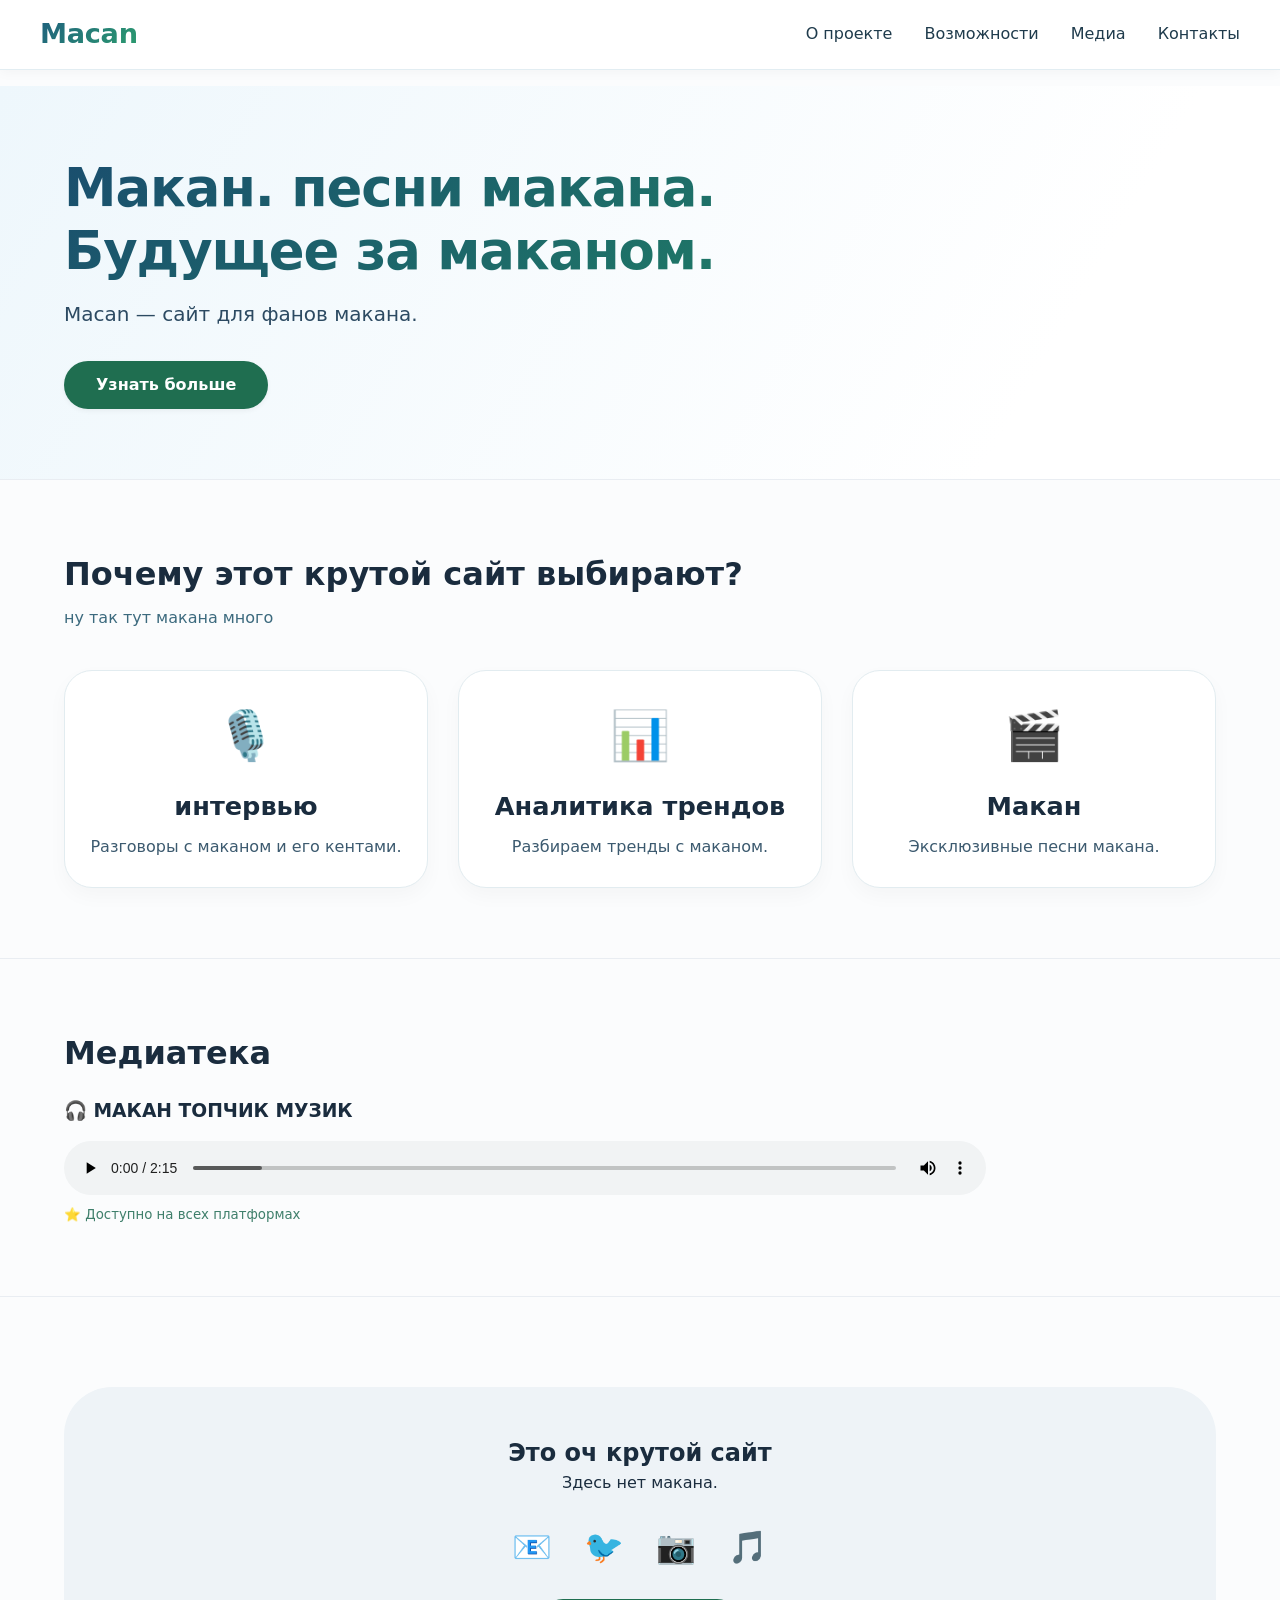
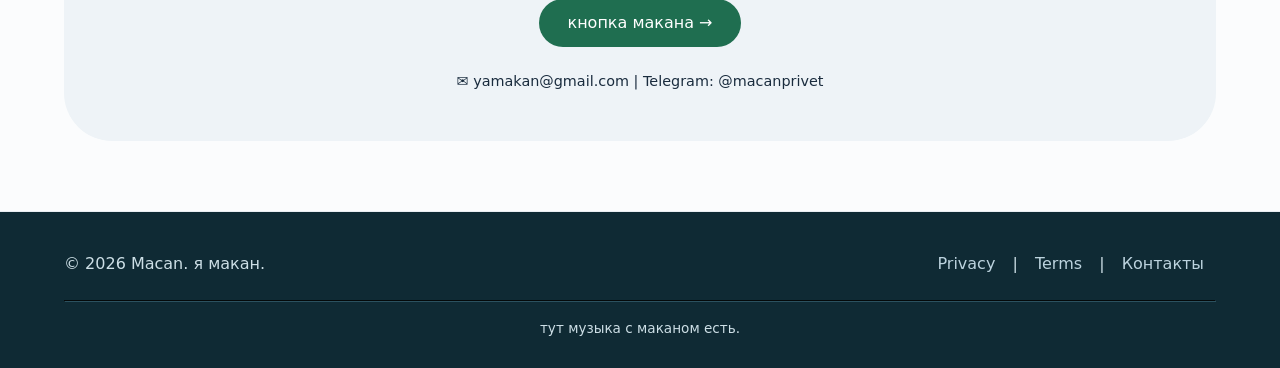
<file: asd/index.html>
<!DOCTYPE html>
<html lang="ru">
<head>
    <meta charset="UTF-8">
    <meta name="viewport" content="width=device-width, initial-scale=1.0, user-scalable=yes">
    <title>Macan</title>
    <style>
        * {
            margin: 0;
            padding: 0;
            box-sizing: border-box;
        }

        body {
            font-family: 'Inter', system-ui, -apple-system, 'Segoe UI', Roboto, 'Helvetica Neue', sans-serif;
            background-color: #fbfcfd;
            color: #1a2c3e;
            line-height: 1.5;
            scroll-behavior: smooth;
        }

        .container {
            max-width: 1200px;
            margin: 0 auto;
            padding: 0 24px;
        }

        header {
            position: fixed;
            top: 0;
            left: 0;
            width: 100%;
            background: rgba(255, 255, 255, 0.92);
            backdrop-filter: blur(12px);
            box-shadow: 0 2px 12px rgba(0, 0, 0, 0.04);
            z-index: 1000;
            border-bottom: 1px solid #e2edf2;
            transition: all 0.2s;
        }

        .header-flex {
            display: flex;
            align-items: center;
            justify-content: space-between;
            flex-wrap: wrap;
            padding: 14px 0;
        }

        .logo {
            font-size: 1.7rem;
            font-weight: 700;
            letter-spacing: -0.3px;
            background: linear-gradient(135deg, #1f5e7e, #2c9f6e);
            background-clip: text;
            -webkit-background-clip: text;
            color: transparent;
        }

        .logo span {
            font-weight: 300;
            color: #4b6f8c;
            background: none;
            background-clip: unset;
            -webkit-background-clip: unset;
        }

        nav ul {
            display: flex;
            gap: 2rem;
            list-style: none;
        }

        nav a {
            text-decoration: none;
            font-weight: 500;
            color: #1f3b4c;
            transition: all 0.25s ease;
            padding: 6px 0;
            border-bottom: 2px solid transparent;
        }

        nav a:hover {
            color: #2c9f6e;
            border-bottom-color: #2c9f6e;
            transform: translateY(-1px);
        }

        main {
            padding-top: 86px;
        }

        section {
            padding: 70px 0;
            border-bottom: 1px solid #e9edf2;
        }

        .hero {
            background: linear-gradient(120deg, #eef7fc 0%, #ffffff 80%);
        }

        h1 {
            font-size: 3.3rem;
            font-weight: 800;
            line-height: 1.2;
            letter-spacing: -0.02em;
            background: linear-gradient(145deg, #1a4e6e, #218f62);
            background-clip: text;
            -webkit-background-clip: text;
            color: transparent;
            margin-bottom: 1rem;
        }

        .hero p {
            font-size: 1.25rem;
            color: #2c4a62;
            max-width: 620px;
            margin-bottom: 2rem;
        }

        .btn {
            display: inline-block;
            background-color: #1f6e50;
            color: white;
            font-weight: 600;
            padding: 12px 32px;
            border-radius: 40px;
            text-decoration: none;
            transition: all 0.3s ease;
            box-shadow: 0 2px 5px rgba(0,0,0,0.05);
            border: none;
            cursor: pointer;
            font-size: 1rem;
        }

        .btn:hover {
            background-color: #0f543c;
            transform: scale(1.02);
            box-shadow: 0 8px 20px rgba(28, 110, 64, 0.25);
            cursor: pointer;
        }

        .cards-grid {
            display: grid;
            grid-template-columns: repeat(auto-fit, minmax(260px, 1fr));
            gap: 30px;
            margin-top: 40px;
        }

        .card {
            background: white;
            padding: 28px 20px;
            border-radius: 28px;
            box-shadow: 0 8px 20px rgba(0, 0, 0, 0.03);
            transition: all 0.25s ease;
            border: 1px solid #e2ecf0;
            text-align: center;
        }

        .card:hover {
            transform: translateY(-6px);
            box-shadow: 0 24px 36px -12px rgba(31, 94, 110, 0.2);
            background-color: #ffffff;
            border-color: #cbdde6;
        }

        .card h3 {
            margin: 16px 0 10px;
            font-size: 1.6rem;
            font-weight: 600;
        }

        .card p {
            color: #3c5a6f;
        }

        .emoji-big {
            font-size: 3rem;
        }

        .media-wrapper {
            display: flex;
            flex-wrap: wrap;
            gap: 40px;
            align-items: center;
            justify-content: space-between;
            margin-top: 20px;
        }

        .video-card {
            flex: 1;
            min-width: 260px;
            background: #00000008;
            border-radius: 32px;
            padding: 16px;
            background: #f5fafd;
        }

        video {
            width: 100%;
            border-radius: 24px;
            box-shadow: 0 8px 20px rgba(0,0,0,0.1);
        }

        .media-caption {
            flex: 0.8;
            min-width: 200px;
        }

        .contact-block {
            background: #eef3f7;
            border-radius: 48px;
            padding: 48px 36px;
            text-align: center;
            margin-top: 20px;
        }

        .contact-icons {
            display: flex;
            justify-content: center;
            gap: 32px;
            margin: 28px 0 20px;
        }

        .contact-icons a {
            font-size: 2rem;
            text-decoration: none;
            transition: transform 0.2s ease, filter 0.2s;
            display: inline-block;
            cursor: pointer;
        }

        .contact-icons a:hover {
            transform: scale(1.12);
            filter: drop-shadow(0 6px 8px rgba(0,0,0,0.1));
        }

        .contact-link {
            background: #1f6e50;
            color: white;
            padding: 12px 28px;
            border-radius: 40px;
            text-decoration: none;
            font-weight: 500;
            display: inline-block;
            transition: all 0.2s;
            margin-top: 8px;
        }

        .contact-link:hover {
            background: #0a4f38;
            transform: scale(1.02);
            box-shadow: 0 6px 14px rgba(0,0,0,0.1);
            cursor: pointer;
        }

        footer {
            background: #0f2a34;
            color: #cddfe6;
            padding: 40px 0 30px;
        }

        .footer-flex {
            display: flex;
            justify-content: space-between;
            align-items: center;
            flex-wrap: wrap;
            gap: 20px;
        }

        .footer-links a {
            color: #bcd3de;
            text-decoration: none;
            margin: 0 12px;
            transition: color 0.2s;
        }

        .footer-links a:hover {
            color: #71d6aa;
        }

        hr {
            margin: 24px 0 16px;
            border-color: #2b515f;
        }

        @media (max-width: 760px) {
            .header-flex {
                flex-direction: column;
                gap: 12px;
            }
            nav ul {
                gap: 1.2rem;
                flex-wrap: wrap;
                justify-content: center;
            }
            h1 {
                font-size: 2.2rem;
            }
            .media-wrapper {
                flex-direction: column;
            }
            .footer-flex {
                flex-direction: column;
                text-align: center;
            }
        }
    </style>
</head>
<body>

<header>
    <div class="container header-flex">
        <div class="logo">Macan</div>
        <nav>
            <ul>
                <li><a href="#about">О проекте</a></li>
                <li><a href="#features">Возможности</a></li>
                <li><a href="#media">Медиа</a></li>
                <li><a href="#contact">Контакты</a></li>
            </ul>
        </nav>
    </div>
</header>

<main>
    <section class="hero" id="about">
        <div class="container">
            <h1>Макан. песни макана.<br>Будущее за маканом.</h1>
            <p>Macan — сайт для фанов макана.</p>
            <a href="#media" class="btn">Узнать больше</a>
        </div>
    </section>
    <section id="features">
        <div class="container">
            <h2 style="font-size: 2rem; margin-bottom: 0.5rem;">Почему этот крутой сайт выбирают?</h2>
            <p style="color: #3c6a7e; margin-bottom: 1rem;">ну так тут макана много</p>
            <div class="cards-grid">
                <div class="card">
                    <div class="emoji-big">🎙️</div>
                    <h3>интервью</h3>
                    <p>Разговоры с маканом и его кентами.</p>
                </div>
                <div class="card">
                    <div class="emoji-big">📊</div>
                    <h3>Аналитика трендов</h3>
                    <p>Разбираем тренды с маканом.</p>
                </div>
                <div class="card">
                    <div class="emoji-big">🎬</div>
                    <h3>Макан</h3>
                    <p>Эксклюзивные песни макана.</p>
                </div>
            </div>
        </div>
    </section>
    <section id="media">
        <div class="container">
            <h2 style="font-size: 2rem; margin-bottom: 1rem;">Медиатека</h2>
            <div class="media-wrapper">
                <div class="media-caption">
                    <h3>🎧 МАКАН ТОПЧИК МУЗИК</h3>
                    <p></p>
                    <audio controls style="width: 100%; margin-top: 16px;">
                        <source src="Macan_-_ASPHALT_8_76179358.mp3" type="audio/mpeg">
                        Ваш браузер не поддерживает аудио.
                    </audio>
                    <small style="color: #3f7f6b;">⭐ Доступно на всех платформах</small>
                </div>
            </div>
        </div>
    </section>
    <section id="contact">
        <div class="container">
            <div class="contact-block">
                <h2>Это оч крутой сайт</h2>
                <p>Здесь нет макана.</p>
                <div class="contact-icons">
                    <a href="#" style="cursor: pointer;">📧</a>
                    <a href="#" style="cursor: pointer;">🐦</a>
                    <a href="#" style="cursor: pointer;">📷</a>
                    <a href="#" style="cursor: pointer;">🎵</a>
                </div>
                <a href="#" class="contact-link">кнопка макана →</a>
                <p style="margin-top: 24px; font-size: 0.9rem;">✉️ yamakan@gmail.com | Telegram: @macanprivet</p>
            </div>
        </div>
    </section>
</main>

<footer>
    <div class="container">
        <div class="footer-flex">
            <div>© 2026 Macan. я макан.</div>
            <div class="footer-links">
                <a href="#">Privacy</a> |
                <a href="#">Terms</a> |
                <a href="#">Контакты</a>
            </div>
        </div>
        <hr>
        <div style="font-size: 0.85rem; text-align: center;">тут музыка с маканом есть.</div>
    </div>
</footer>

</body>
</html>
</file>
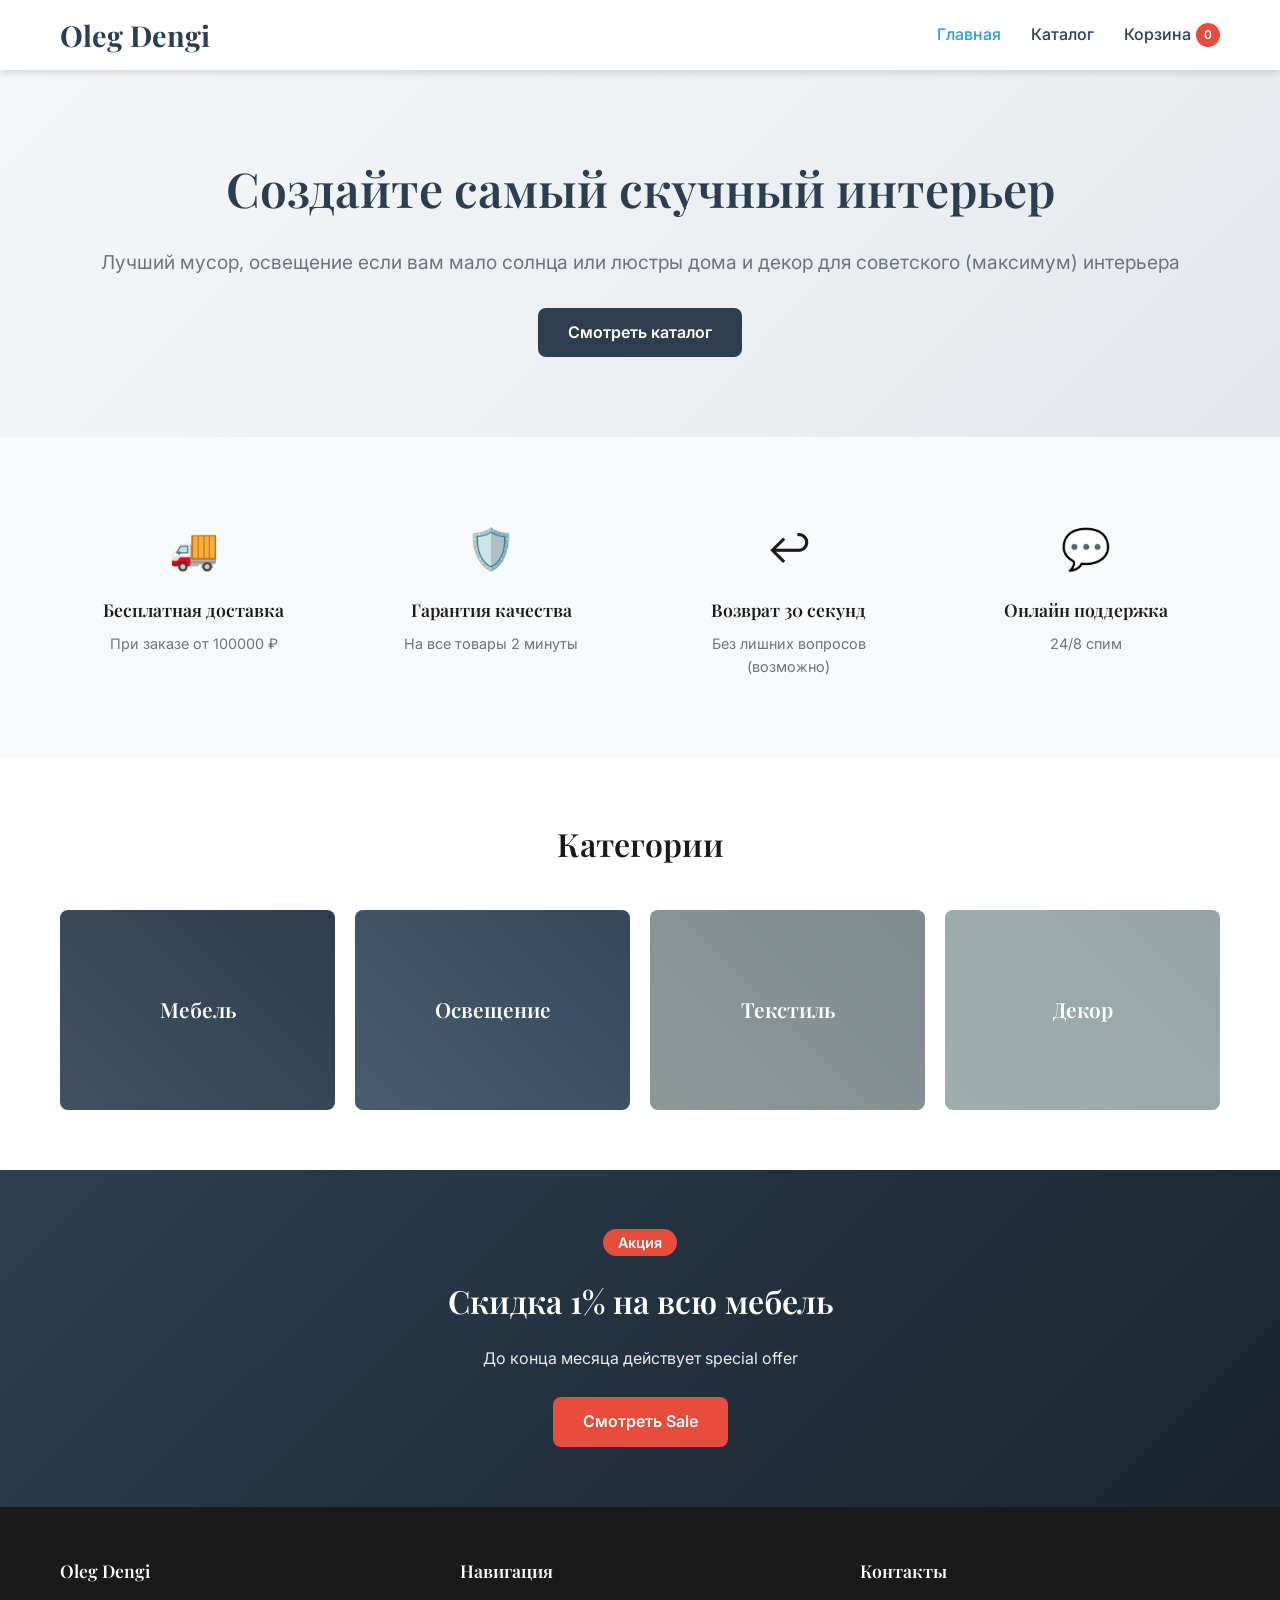
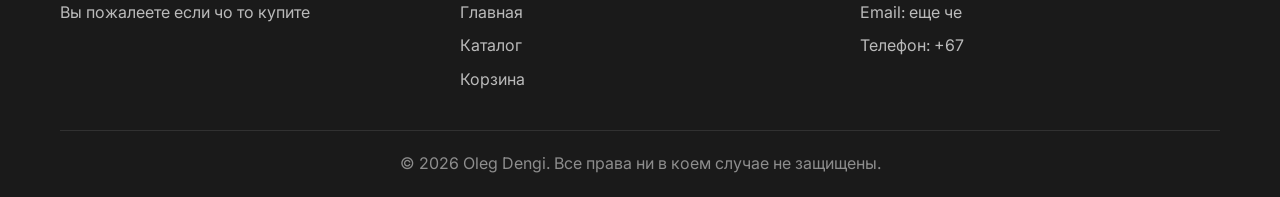
<file: еще дз/index.html>
<!DOCTYPE html>
<html lang="ru">
<head>
    <meta charset="UTF-8">
    <meta name="viewport" content="width=device-width, initial-scale=1.0">
    <title>Oleg Dengi - Главная</title>
    <link rel="stylesheet" href="css/style.css">
    <link rel="preconnect" href="https://fonts.googleapis.com">
    <link rel="preconnect" href="https://fonts.gstatic.com" crossorigin>
    <link href="https://fonts.googleapis.com/css2?family=Playfair+Display:wght@400;600;700&family=Inter:wght@300;400;500;600&display=swap" rel="stylesheet">
</head>
<body>
    <header class="header">
        <div class="container">
            <a href="index.html" class="logo">Oleg Dengi</a>
            <nav class="nav" id="nav">
                <a href="index.html" class="nav-link active">Главная</a>
                <a href="catalog.html" class="nav-link">Каталог</a>
                <a href="cart.html" class="nav-link cart-link">
                    Корзина <span id="cart-count" class="cart-count">0</span>
                </a>
            </nav>
            <button class="menu-toggle" id="menu-toggle">☰</button>
        </div>
    </header>

    <main class="hero">
        <div class="container">
            <h1>Создайте самый скучный интерьер</h1>
            <p>Лучший мусор, освещение если вам мало солнца или люстры дома и декор для советского (максимум) интерьера</p>
            <a href="catalog.html" class="btn btn-primary">Смотреть каталог</a>
        </div>
    </main>

    <section class="features">
        <div class="container">
            <div class="features-grid">
                <div class="feature">
                    <div class="feature-icon">🚚</div>
                    <h3>Бесплатная доставка</h3>
                    <p>При заказе от 100000 ₽</p>
                </div>
                <div class="feature">
                    <div class="feature-icon">🛡️</div>
                    <h3>Гарантия качества</h3>
                    <p>На все товары 2 минуты</p>
                </div>
                <div class="feature">
                    <div class="feature-icon">↩️</div>
                    <h3>Возврат 30 секунд</h3>
                    <p>Без лишних вопросов (возможно)</p>
                </div>
                <div class="feature">
                    <div class="feature-icon">💬</div>
                    <h3>Онлайн поддержка</h3>
                    <p>24/8 спим</p>
                </div>
            </div>
        </div>
    </section>

    <section class="categories">
        <div class="container">
            <h2 class="section-title">Категории</h2>
            <div class="categories-grid">
                <a href="catalog.html?category=furniture" class="category-card">
                    <span class="category-name">Мебель</span>
                </a>
                <a href="catalog.html?category=lighting" class="category-card">
                    <span class="category-name">Освещение</span>
                </a>
                <a href="catalog.html?category=textiles" class="category-card">
                    <span class="category-name">Текстиль</span>
                </a>
                <a href="catalog.html?category=decor" class="category-card">
                    <span class="category-name">Декор</span>
                </a>
            </div>
        </div>
    </section>

    <section class="promo">
        <div class="container">
            <div class="promo-content">
                <span class="promo-badge">Акция</span>
                <h2>Скидка 1% на всю мебель</h2>
                <p>До конца месяца действует special offer</p>
                <a href="catalog.html?sale=true" class="btn btn-secondary">Смотреть Sale</a>
            </div>
        </div>
    </section>

    <footer class="footer">
        <div class="container">
            <div class="footer-content">
                <div class="footer-section">
                    <h4>Oleg Dengi</h4>
                    <p>Вы пожалеете если чо то купите</p>
                </div>
                <div class="footer-section">
                    <h4>Навигация</h4>
                    <a href="index.html">Главная</a>
                    <a href="catalog.html">Каталог</a>
                    <a href="cart.html">Корзина</a>
                </div>
                <div class="footer-section">
                    <h4>Контакты</h4>
                    <p>Email: еще че</p>
                    <p>Телефон: +67</p>
                </div>
            </div>
            <div class="footer-bottom">
                <p>&copy; 2026 Oleg Dengi. Все права ни в коем случае не защищены.</p>
            </div>
        </div>
    </footer>

    <script src="js/main.js"></script>
</body>
</html>
</file>
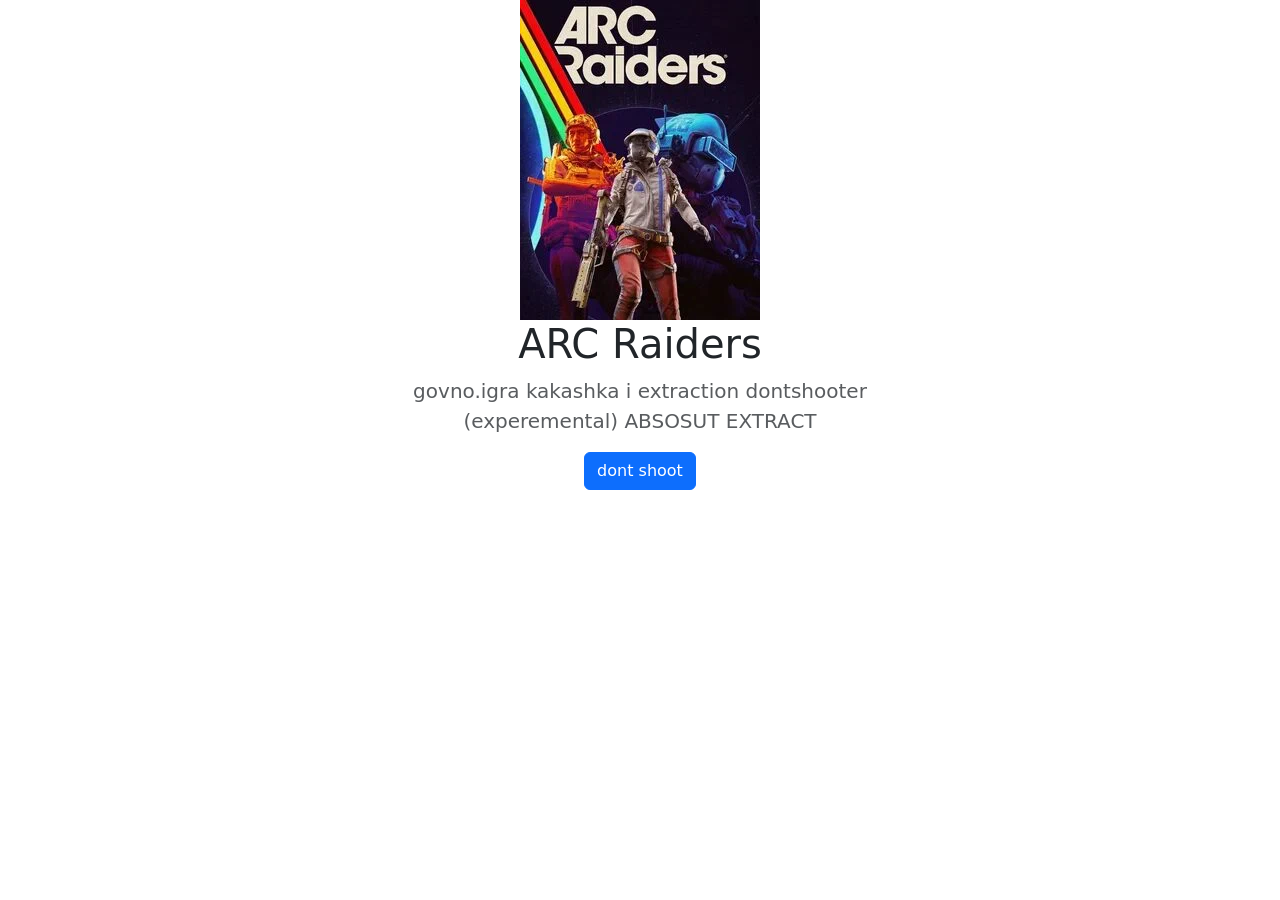
<file: Новая папка/index.html>
<!DOCTYPE html>
<head>
    <meta charset="UTF-8" />
    <meta name="viewport" content="width=device-width, initial-scale=1.0">
    <title>oleg</title>
    <link href="https://cdn.jsdelivr.net/npm/bootstrap@5.3.0/dist/css/bootstrap.min.css" rel="stylesheet" integrity="sha384-9ndCyUaIbzAi2FUVXJi0CjmCapSmO7SnpJef0486qhLnuZ2cdeRhO02iuK6FUUVM" crossorigin="anonymous">
</head>
<body>
    <div class="container text-center">
      <div class="row">
        <div class="col-lg-6 col-md-8 mx-auto">
          <img src="img.jpg" alt="lkhnjnn" />
          <h1 class="fw-light">ARC Raiders</h1>
          <p class="lead text-muted">
            govno.igra kakashka i extraction dontshooter 
            (experemental) ABSOSUT EXTRACT
          </p>
          <a href="https://службапоконтракту.рф/" target="_blank" class="btn btn-primary">
            dont shoot 
          </a>
          </div>
        </div>
    </div>
        </div>
</body>
</html>
</file>
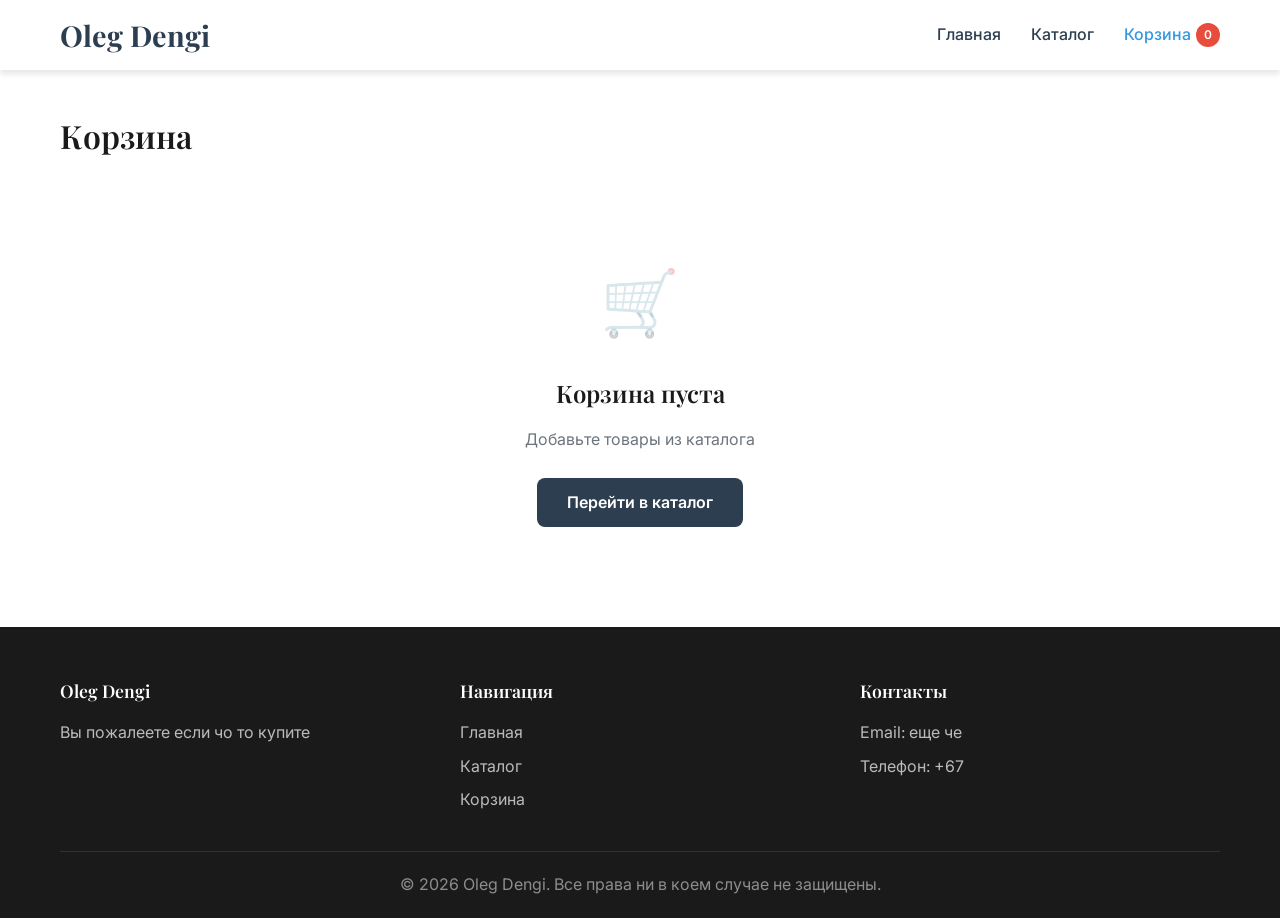
<file: еще дз/cart.html>
<!DOCTYPE html>
<html lang="ru">
<head>
    <meta charset="UTF-8">
    <meta name="viewport" content="width=device-width, initial-scale=1.0">
    <title>Oleg Dengi - Корзина</title>
    <link rel="stylesheet" href="css/style.css">
    <link rel="preconnect" href="https://fonts.googleapis.com">
    <link rel="preconnect" href="https://fonts.gstatic.com" crossorigin>
    <link href="https://fonts.googleapis.com/css2?family=Playfair+Display:wght@400;600;700&family=Inter:wght@300;400;500;600&display=swap" rel="stylesheet">
</head>
<body>
    <header class="header">
        <div class="container">
            <a href="index.html" class="logo">Oleg Dengi</a>
            <nav class="nav" id="nav">
                <a href="index.html" class="nav-link">Главная</a>
                <a href="catalog.html" class="nav-link">Каталог</a>
                <a href="cart.html" class="nav-link active cart-link">
                    Корзина <span id="cart-count" class="cart-count">0</span>
                </a>
            </nav>
            <button class="menu-toggle" id="menu-toggle">☰</button>
        </div>
    </header>

    <main class="cart-page">
        <div class="container">
            <h1>Корзина</h1>
            
            <div id="cart-content">
            </div>
        </div>
    </main>

    <footer class="footer">
        <div class="container">
            <div class="footer-content">
                <div class="footer-section">
                    <h4>Oleg Dengi</h4>
                    <p>Вы пожалеете если чо то купите</p>
                </div>
                <div class="footer-section">
                    <h4>Навигация</h4>
                    <a href="index.html">Главная</a>
                    <a href="catalog.html">Каталог</a>
                    <a href="cart.html">Корзина</a>
                </div>
                <div class="footer-section">
                    <h4>Контакты</h4>
                    <p>Email: еще че</p>
                    <p>Телефон: +67</p>
                </div>
            </div>
            <div class="footer-bottom">
                <p>&copy; 2026 Oleg Dengi. Все права ни в коем случае не защищены.</p>
            </div>
        </div>
    </footer>

    <script src="js/main.js"></script>
    <script src="js/cart.js"></script>
</body>
</html>
</file>
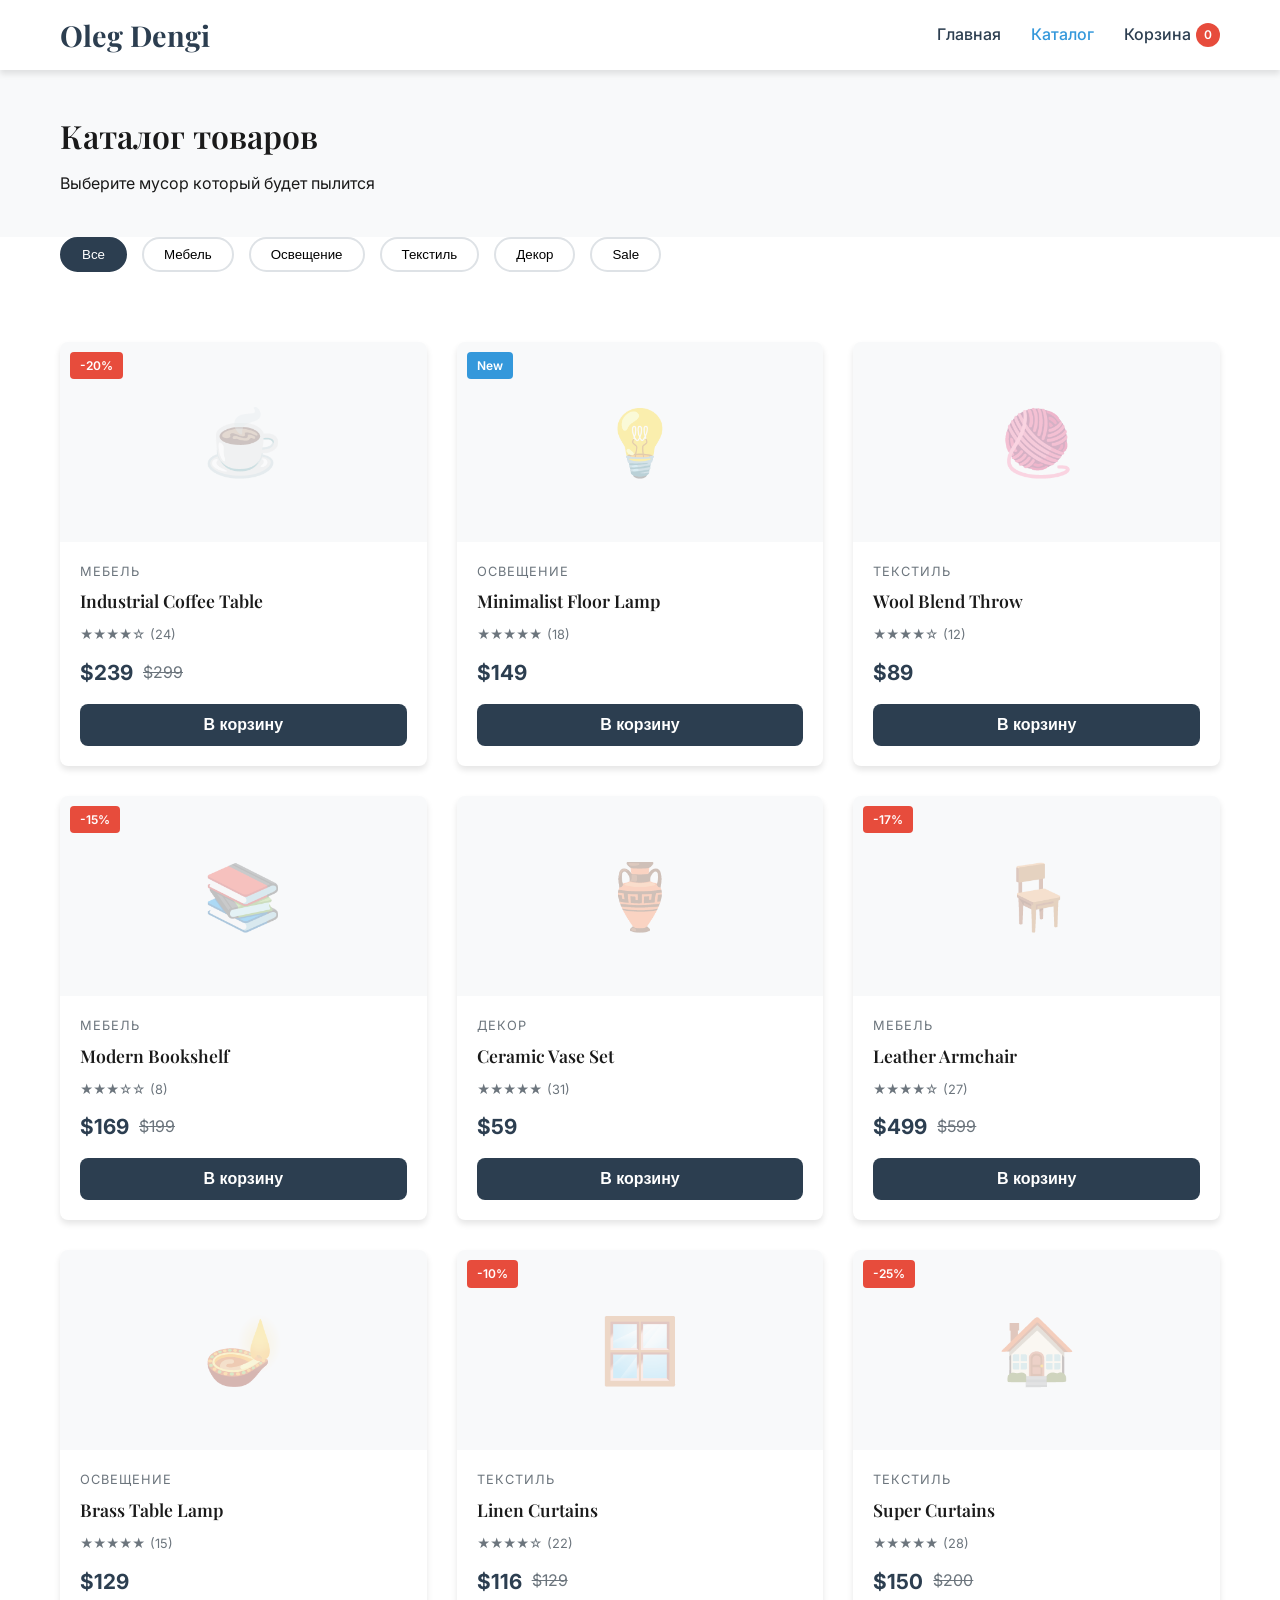
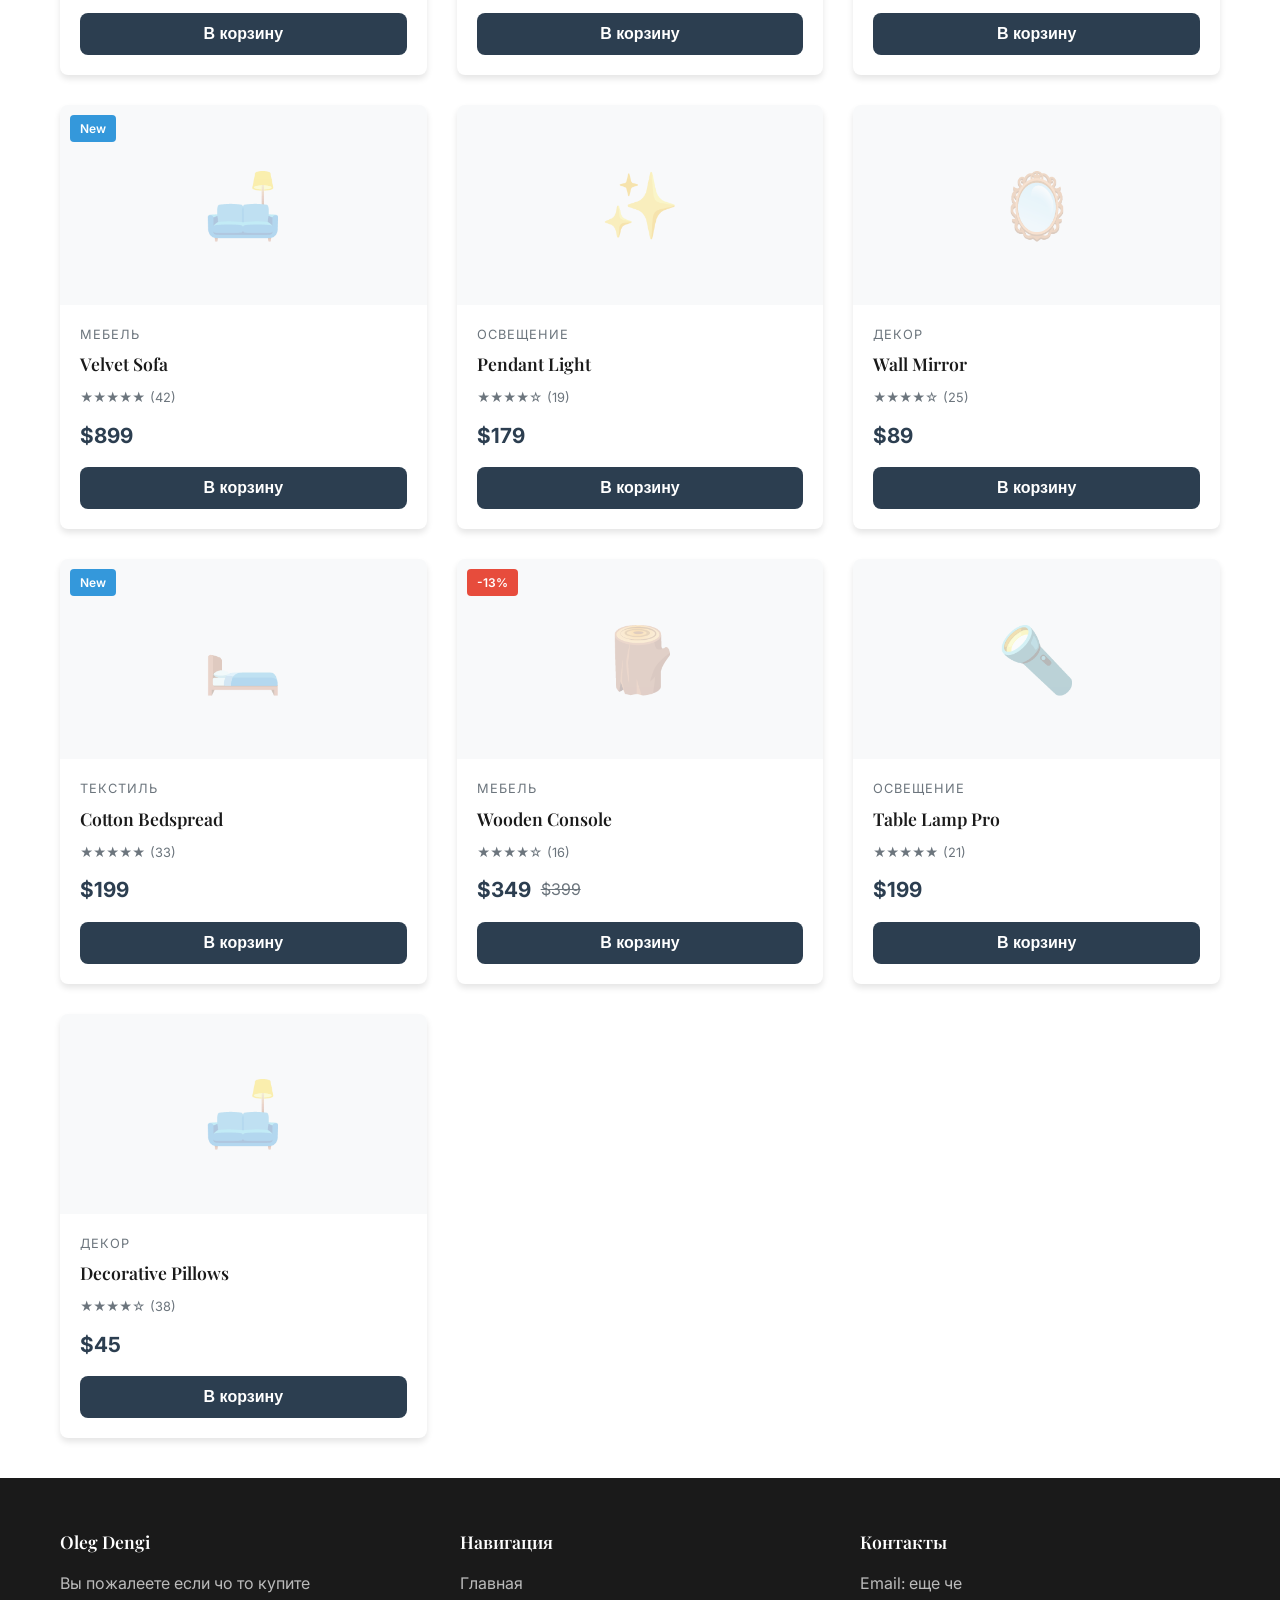
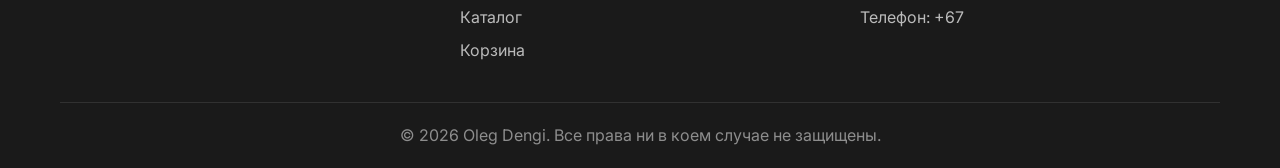
<file: еще дз/catalog.html>
<!DOCTYPE html>
<html lang="ru">
<head>
    <meta charset="UTF-8">
    <meta name="viewport" content="width=device-width, initial-scale=1.0">
    <title>Oleg Dengi - Каталог</title>
    <link rel="stylesheet" href="css/style.css">
    <link rel="preconnect" href="https://fonts.googleapis.com">
    <link rel="preconnect" href="https://fonts.gstatic.com" crossorigin>
    <link href="https://fonts.googleapis.com/css2?family=Playfair+Display:wght@400;600;700&family=Inter:wght@300;400;500;600&display=swap" rel="stylesheet">
</head>
<body>
    <header class="header">
        <div class="container">
            <a href="index.html" class="logo">Oleg Dengi</a>
            <nav class="nav" id="nav">
                <a href="index.html" class="nav-link">Главная</a>
                <a href="catalog.html" class="nav-link active">Каталог</a>
                <a href="cart.html" class="nav-link cart-link">
                    Корзина <span id="cart-count" class="cart-count">0</span>
                </a>
            </nav>
            <button class="menu-toggle" id="menu-toggle">☰</button>
        </div>
    </header>

    <section class="catalog-header">
        <div class="container">
            <h1>Каталог товаров</h1>
            <p>Выберите мусор который будет пылится</p>
        </div>
    </section>

    <section class="catalog">
        <div class="container">
            <div class="filter-bar" id="filter-bar">
                <button class="filter-btn active" data-filter="all">Все</button>
                <button class="filter-btn" data-filter="furniture">Мебель</button>
                <button class="filter-btn" data-filter="lighting">Освещение</button>
                <button class="filter-btn" data-filter="textiles">Текстиль</button>
                <button class="filter-btn" data-filter="decor">Декор</button>
                <button class="filter-btn" data-filter="sale">Sale</button>
            </div>

            <div class="products-grid" id="products-grid">
            </div>
        </div>
    </section>

    <footer class="footer">
        <div class="container">
            <div class="footer-content">
                <div class="footer-section">
                    <h4>Oleg Dengi</h4>
                    <p>Вы пожалеете если чо то купите</p>
                </div>
                <div class="footer-section">
                    <h4>Навигация</h4>
                    <a href="index.html">Главная</a>
                    <a href="catalog.html">Каталог</a>
                    <a href="cart.html">Корзина</a>
                </div>
                <div class="footer-section">
                    <h4>Контакты</h4>
                    <p>Email: еще че</p>
                    <p>Телефон: +67</p>
                </div>
            </div>
            <div class="footer-bottom">
                <p>&copy; 2026 Oleg Dengi. Все права ни в коем случае не защищены.</p>
            </div>
        </div>
    </footer>

    <script src="js/main.js"></script>
    <script src="js/catalog.js"></script>
</body>
</html>
</file>
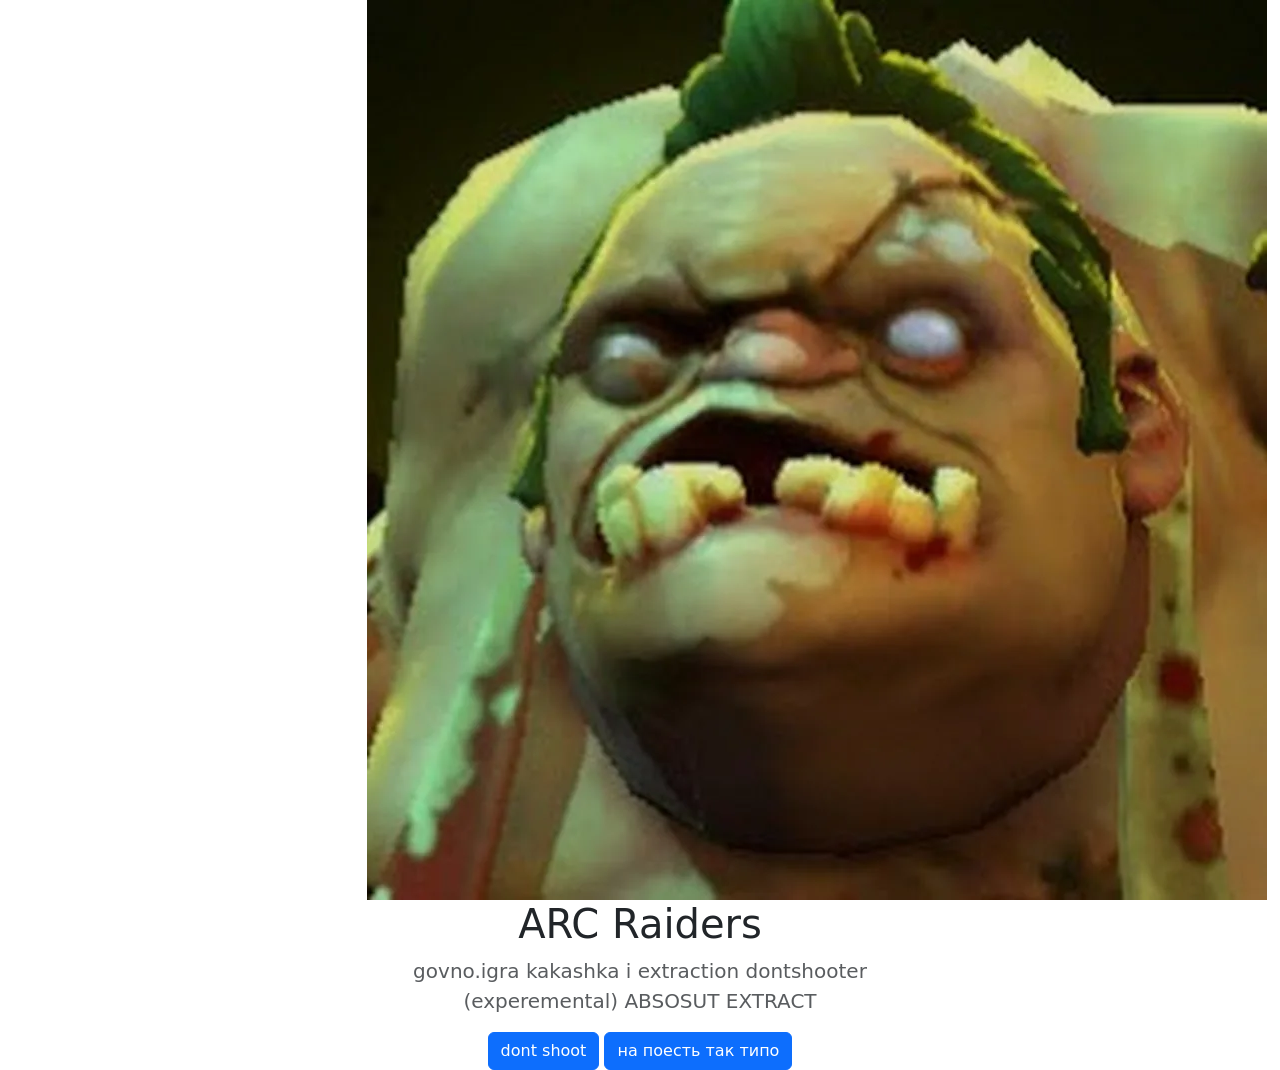
<file: хэтэмэлэ/kakashnya.html>
<!DOCTYPE html>
<head>
    <meta charset="UTF-8" />
    <meta name="viewport" content="width=device-width, initial-scale=1.0">
    <title>oleg</title>
    <link href="https://cdn.jsdelivr.net/npm/bootstrap@5.3.0/dist/css/bootstrap.min.css" rel="stylesheet" integrity="sha384-9ndCyUaIbzAi2FUVXJi0CjmCapSmO7SnpJef0486qhLnuZ2cdeRhO02iuK6FUUVM" crossorigin="anonymous">
</head>
<style>
    .rounded.img {
        width: 60%;
        border-radius: 20%;
        box-shadow: 0 0 10px rgba(26, 9, 9, 0.5);
        padding: 1em;
        margin-bottom: 1em;
    }
</style>
<body>
    <div class="container text-center">
      <div class="row">
        <div class="col-lg-6 col-md-8 mx-auto">
          <img class="rounded.img" src="img.jpg" alt="lkhnjnn" />
          <h1 class="fw-light">ARC Raiders</h1>
          <p class="lead text-muted">
            govno.igra kakashka i extraction dontshooter 
            (experemental) ABSOSUT EXTRACT
          </p>
          <a href="https://службапоконтракту.рф/" target="_blank" class="btn btn-primary">
            dont shoot 
          </a>
          <a href="https://github.com/Fedor-gg/html/blob/main/Новая%20папка/index.html" target="_blank" class="btn btn-primary">
            на поесть так типо
          </a>
          </div>
        </div>
    </div>
        </div>
</body>
</html>
</file>
<file: еще дз/css/style.css>
/* ========================================
   Urban Decor - Стили интернет-магазина
   ======================================== */

/* Переменные */
:root {
    --primary: #2c3e50;
    --secondary: #e74c3c;
    --accent: #3498db;
    --light: #f8f9fa;
    --dark: #1a1a1a;
    --gray: #6c757d;
    --border: #dee2e6;
    --shadow: 0 4px 6px rgba(0, 0, 0, 0.1);
    --radius: 8px;
    --transition: all 0.3s ease;
}

/* Сброс стилей */
* {
    margin: 0;
    padding: 0;
    box-sizing: border-box;
}

body {
    font-family: 'Inter', sans-serif;
    line-height: 1.6;
    color: var(--dark);
    background: #fff;
}

h1, h2, h3, h4 {
    font-family: 'Playfair Display', serif;
    font-weight: 600;
}

a {
    text-decoration: none;
    color: inherit;
}

.container {
    max-width: 1200px;
    margin: 0 auto;
    padding: 0 20px;
}

/* ========================================
   Header
   ======================================== */
.header {
    background: #fff;
    box-shadow: var(--shadow);
    position: sticky;
    top: 0;
    z-index: 100;
}

.header .container {
    display: flex;
    justify-content: space-between;
    align-items: center;
    height: 70px;
}

.logo {
    font-family: 'Playfair Display', serif;
    font-size: 1.8rem;
    font-weight: 700;
    color: var(--primary);
}

.nav {
    display: flex;
    gap: 30px;
}

.nav-link {
    font-weight: 500;
    color: var(--primary);
    transition: var(--transition);
    position: relative;
}

.nav-link:hover,
.nav-link.active {
    color: var(--accent);
}

.cart-link {
    display: flex;
    align-items: center;
    gap: 5px;
}

.cart-count {
    background: var(--secondary);
    color: #fff;
    font-size: 0.75rem;
    padding: 2px 8px;
    border-radius: 20px;
    font-weight: 600;
}

.menu-toggle {
    display: none;
    background: none;
    border: none;
    font-size: 1.5rem;
    cursor: pointer;
}

/* ========================================
   Hero
   ======================================== */
.hero {
    background: linear-gradient(135deg, #f5f7fa 0%, #e4e8ec 100%);
    padding: 80px 0;
    text-align: center;
}

.hero h1 {
    font-size: 3rem;
    margin-bottom: 20px;
    color: var(--primary);
}

.hero p {
    font-size: 1.2rem;
    color: var(--gray);
    margin-bottom: 30px;
}

/* Кнопки */
.btn {
    display: inline-block;
    padding: 12px 30px;
    border-radius: var(--radius);
    font-weight: 600;
    font-size: 1rem;
    cursor: pointer;
    transition: var(--transition);
    border: none;
}

.btn-primary {
    background: var(--primary);
    color: #fff;
}

.btn-primary:hover {
    background: #1a252f;
    transform: translateY(-2px);
}

.btn-secondary {
    background: var(--secondary);
    color: #fff;
}

.btn-secondary:hover {
    background: #c0392b;
    transform: translateY(-2px);
}

.btn-outline {
    background: transparent;
    border: 2px solid var(--primary);
    color: var(--primary);
}

.btn-outline:hover {
    background: var(--primary);
    color: #fff;
}

.btn-small {
    padding: 8px 16px;
    font-size: 0.9rem;
}

.btn:disabled {
    opacity: 0.5;
    cursor: not-allowed;
}

/* ========================================
   Features
   ======================================== */
.features {
    padding: 60px 0;
    background: var(--light);
}

.features-grid {
    display: grid;
    grid-template-columns: repeat(4, 1fr);
    gap: 30px;
}

.feature {
    text-align: center;
    padding: 20px;
}

.feature-icon {
    font-size: 2.5rem;
    margin-bottom: 15px;
}

.feature h3 {
    font-size: 1.1rem;
    margin-bottom: 8px;
}

.feature p {
    color: var(--gray);
    font-size: 0.9rem;
}

/* ========================================
   Categories
   ======================================== */
.categories {
    padding: 60px 0;
}

.section-title {
    text-align: center;
    font-size: 2rem;
    margin-bottom: 40px;
}

.categories-grid {
    display: grid;
    grid-template-columns: repeat(4, 1fr);
    gap: 20px;
}

.category-card {
    height: 200px;
    background: var(--primary);
    border-radius: var(--radius);
    display: flex;
    align-items: center;
    justify-content: center;
    transition: var(--transition);
    position: relative;
    overflow: hidden;
}

.category-card::before {
    content: '';
    position: absolute;
    inset: 0;
    background: linear-gradient(45deg, rgba(255,255,255,0.1) 0%, transparent 100%);
}

.category-card:nth-child(2) { background: #34495e; }
.category-card:nth-child(3) { background: #7f8c8d; }
.category-card:nth-child(4) { background: #95a5a6; }

.category-card:hover {
    transform: scale(1.03);
}

.category-name {
    color: #fff;
    font-size: 1.3rem;
    font-weight: 600;
    font-family: 'Playfair Display', serif;
}

/* ========================================
   Promo
   ======================================== */
.promo {
    padding: 60px 0;
    background: linear-gradient(135deg, var(--primary) 0%, #1a252f 100%);
}

.promo-content {
    text-align: center;
    color: #fff;
}

.promo-badge {
    background: var(--secondary);
    padding: 5px 15px;
    border-radius: 20px;
    font-size: 0.9rem;
    font-weight: 600;
}

.promo h2 {
    font-size: 2rem;
    margin: 20px 0;
}

.promo p {
    opacity: 0.9;
    margin-bottom: 25px;
}

/* ========================================
   Footer
   ======================================== */
.footer {
    background: var(--dark);
    color: #fff;
    padding: 50px 0 20px;
}

.footer-content {
    display: grid;
    grid-template-columns: repeat(3, 1fr);
    gap: 40px;
    margin-bottom: 30px;
}

.footer-section h4 {
    font-size: 1.1rem;
    margin-bottom: 15px;
}

.footer-section a {
    display: block;
    color: rgba(255,255,255,0.7);
    margin-bottom: 8px;
    transition: var(--transition);
}

.footer-section a:hover {
    color: #fff;
}

.footer-section p {
    color: rgba(255,255,255,0.7);
    margin-bottom: 8px;
}

.footer-bottom {
    text-align: center;
    padding-top: 20px;
    border-top: 1px solid rgba(255,255,255,0.1);
    color: rgba(255,255,255,0.5);
}

/* ========================================
   Каталог
   ======================================== */
.catalog-header {
    padding: 40px 0;
    background: var(--light);
}

.catalog-header h1 {
    font-size: 2rem;
    margin-bottom: 10px;
}

.filter-bar {
    display: flex;
    gap: 15px;
    flex-wrap: wrap;
    margin-bottom: 30px;
}

.filter-btn {
    padding: 8px 20px;
    border: 2px solid var(--border);
    background: #fff;
    border-radius: 25px;
    cursor: pointer;
    transition: var(--transition);
    font-weight: 500;
}

.filter-btn:hover,
.filter-btn.active {
    border-color: var(--primary);
    background: var(--primary);
    color: #fff;
}

.products-grid {
    display: grid;
    grid-template-columns: repeat(auto-fill, minmax(280px, 1fr));
    gap: 30px;
    padding: 40px 0;
}

.product-card {
    background: #fff;
    border-radius: var(--radius);
    overflow: hidden;
    box-shadow: var(--shadow);
    transition: var(--transition);
}

.product-card:hover {
    transform: translateY(-5px);
    box-shadow: 0 8px 20px rgba(0,0,0,0.15);
}

.product-image {
    height: 200px;
    background: var(--light);
    display: flex;
    align-items: center;
    justify-content: center;
    position: relative;
    overflow: hidden;
}

.product-image img {
    width: 100%;
    height: 100%;
    object-fit: cover;
}

.product-image .placeholder-icon {
    font-size: 4rem;
    opacity: 0.3;
}

.product-badges {
    position: absolute;
    top: 10px;
    left: 10px;
    display: flex;
    flex-direction: column;
    gap: 5px;
}

.badge {
    padding: 4px 10px;
    border-radius: 4px;
    font-size: 0.75rem;
    font-weight: 600;
}

.badge-sale {
    background: var(--secondary);
    color: #fff;
}

.badge-new {
    background: var(--accent);
    color: #fff;
}

.product-info {
    padding: 20px;
}

.product-category {
    font-size: 0.8rem;
    color: var(--gray);
    text-transform: uppercase;
    letter-spacing: 1px;
    margin-bottom: 5px;
}

.product-title {
    font-size: 1.1rem;
    margin-bottom: 10px;
    font-weight: 600;
}

.product-rating {
    display: flex;
    align-items: center;
    gap: 5px;
    margin-bottom: 10px;
    color: #f39c12;
    font-size: 0.9rem;
}

.product-rating span {
    color: var(--gray);
    font-size: 0.8rem;
}

.product-price {
    display: flex;
    align-items: center;
    gap: 10px;
    margin-bottom: 15px;
}

.price-current {
    font-size: 1.3rem;
    font-weight: 700;
    color: var(--primary);
}

.price-old {
    font-size: 1rem;
    color: var(--gray);
    text-decoration: line-through;
}

.product-actions {
    display: flex;
    gap: 10px;
}

.product-actions .btn {
    flex: 1;
    text-align: center;
}

/* ========================================
   Корзина
   ======================================== */
.cart-page {
    padding: 40px 0;
}

.cart-page h1 {
    font-size: 2rem;
    margin-bottom: 30px;
}

.cart-container {
    display: grid;
    grid-template-columns: 1fr 350px;
    gap: 40px;
}

.cart-items {
    display: flex;
    flex-direction: column;
    gap: 20px;
}

.cart-item {
    display: flex;
    gap: 20px;
    padding: 20px;
    background: #fff;
    border-radius: var(--radius);
    box-shadow: var(--shadow);
}

.cart-item-image {
    width: 120px;
    height: 120px;
    background: var(--light);
    border-radius: var(--radius);
    display: flex;
    align-items: center;
    justify-content: center;
    flex-shrink: 0;
}

.cart-item-image .placeholder-icon {
    font-size: 2rem;
    opacity: 0.3;
}

.cart-item-details {
    flex: 1;
    display: flex;
    flex-direction: column;
}

.cart-item-category {
    font-size: 0.8rem;
    color: var(--gray);
    text-transform: uppercase;
}

.cart-item-title {
    font-size: 1.1rem;
    margin: 5px 0;
    font-weight: 600;
}

.cart-item-price {
    font-size: 1.2rem;
    font-weight: 700;
    color: var(--primary);
    margin-top: auto;
}

.cart-item-actions {
    display: flex;
    flex-direction: column;
    align-items: flex-end;
    gap: 10px;
}

.quantity-control {
    display: flex;
    align-items: center;
    gap: 10px;
}

.quantity-btn {
    width: 32px;
    height: 32px;
    border: 2px solid var(--border);
    background: #fff;
    border-radius: 50%;
    cursor: pointer;
    font-size: 1.2rem;
    display: flex;
    align-items: center;
    justify-content: center;
    transition: var(--transition);
}

.quantity-btn:hover {
    border-color: var(--primary);
    background: var(--primary);
    color: #fff;
}

.quantity-value {
    font-size: 1.1rem;
    font-weight: 600;
    min-width: 30px;
    text-align: center;
}

.remove-btn {
    background: none;
    border: none;
    color: var(--secondary);
    cursor: pointer;
    font-size: 0.9rem;
    transition: var(--transition);
}

.remove-btn:hover {
    text-decoration: underline;
}

.cart-summary {
    background: #fff;
    border-radius: var(--radius);
    box-shadow: var(--shadow);
    padding: 25px;
    height: fit-content;
    position: sticky;
    top: 100px;
}

.cart-summary h3 {
    font-size: 1.3rem;
    margin-bottom: 20px;
    padding-bottom: 15px;
    border-bottom: 1px solid var(--border);
}

.summary-row {
    display: flex;
    justify-content: space-between;
    margin-bottom: 15px;
}

.summary-row.total {
    font-size: 1.2rem;
    font-weight: 700;
    padding-top: 15px;
    border-top: 2px solid var(--border);
    margin-top: 20px;
}

.summary-row.total .value {
    color: var(--primary);
    font-size: 1.5rem;
}

.promo-code {
    margin: 20px 0;
    padding: 15px;
    background: var(--light);
    border-radius: var(--radius);
}

.promo-code input {
    width: 100%;
    padding: 10px;
    border: 2px solid var(--border);
    border-radius: var(--radius);
    margin-bottom: 10px;
    font-size: 1rem;
}

.promo-code .btn {
    width: 100%;
}

.promo-message {
    margin-top: 10px;
    font-size: 0.9rem;
}

.promo-message.success {
    color: #27ae60;
}

.promo-message.error {
    color: var(--secondary);
}

.cart-empty {
    text-align: center;
    padding: 60px 20px;
}

.cart-empty .icon {
    font-size: 4rem;
    margin-bottom: 20px;
    opacity: 0.3;
}

.cart-empty h2 {
    margin-bottom: 15px;
}

.cart-empty p {
    color: var(--gray);
    margin-bottom: 25px;
}

/* ========================================
   Калькулятор доставки
   ======================================== */
.delivery-calculator {
    margin-top: 20px;
    padding: 15px;
    background: var(--light);
    border-radius: var(--radius);
}

.delivery-calculator h4 {
    margin-bottom: 15px;
    font-size: 1rem;
}

.delivery-options {
    display: flex;
    flex-direction: column;
    gap: 10px;
}

.delivery-option {
    display: flex;
    align-items: center;
    gap: 10px;
    padding: 10px;
    border: 2px solid var(--border);
    border-radius: var(--radius);
    cursor: pointer;
    transition: var(--transition);
}

.delivery-option:hover,
.delivery-option.selected {
    border-color: var(--primary);
    background: rgba(44, 62, 80, 0.05);
}

.delivery-option input {
    display: none;
}

.delivery-option .radio-custom {
    width: 18px;
    height: 18px;
    border: 2px solid var(--border);
    border-radius: 50%;
    position: relative;
}

.delivery-option.selected .radio-custom {
    border-color: var(--primary);
}

.delivery-option.selected .radio-custom::after {
    content: '';
    position: absolute;
    width: 10px;
    height: 10px;
    background: var(--primary);
    border-radius: 50%;
    top: 50%;
    left: 50%;
    transform: translate(-50%, -50%);
}

.delivery-option .option-info {
    flex: 1;
}

.delivery-option .option-name {
    font-weight: 600;
}

.delivery-option .option-time {
    font-size: 0.85rem;
    color: var(--gray);
}

.delivery-option .option-price {
    font-weight: 600;
    color: var(--primary);
}

.free-delivery-notice {
    margin-top: 15px;
    padding: 10px;
    background: #d4edda;
    color: #155724;
    border-radius: var(--radius);
    font-size: 0.9rem;
    text-align: center;
}

/* ========================================
   Адаптивность
   ======================================== */
@media (max-width: 992px) {
    .features-grid {
        grid-template-columns: repeat(2, 1fr);
    }
    
    .categories-grid {
        grid-template-columns: repeat(2, 1fr);
    }
    
    .cart-container {
        grid-template-columns: 1fr;
    }
    
    .cart-summary {
        position: static;
    }
}

@media (max-width: 768px) {
    .menu-toggle {
        display: block;
    }
    
    .nav {
        display: none;
        position: absolute;
        top: 70px;
        left: 0;
        right: 0;
        background: #fff;
        flex-direction: column;
        padding: 20px;
        gap: 15px;
        box-shadow: var(--shadow);
    }
    
    .nav.active {
        display: flex;
    }
    
    .hero h1 {
        font-size: 2rem;
    }
    
    .features-grid {
        grid-template-columns: 1fr 1fr;
    }
    
    .footer-content {
        grid-template-columns: 1fr;
        text-align: center;
    }
    
    .cart-item {
        flex-direction: column;
    }
    
    .cart-item-image {
        width: 100%;
        height: 150px;
    }
    
    .cart-item-actions {
        flex-direction: row;
        justify-content: space-between;
        align-items: center;
    }
}

@media (max-width: 480px) {
    .hero h1 {
        font-size: 1.6rem;
    }
    
    .features-grid {
        grid-template-columns: 1fr;
    }
    
    .categories-grid {
        grid-template-columns: 1fr;
    }
    
    .category-card {
        height: 150px;
    }
    
    .products-grid {
        grid-template-columns: 1fr;
    }
    
    .filter-bar {
        overflow-x: auto;
        flex-wrap: nowrap;
        padding-bottom: 10px;
    }
    
    .filter-btn {
        flex-shrink: 0;
    }
}
</file>
